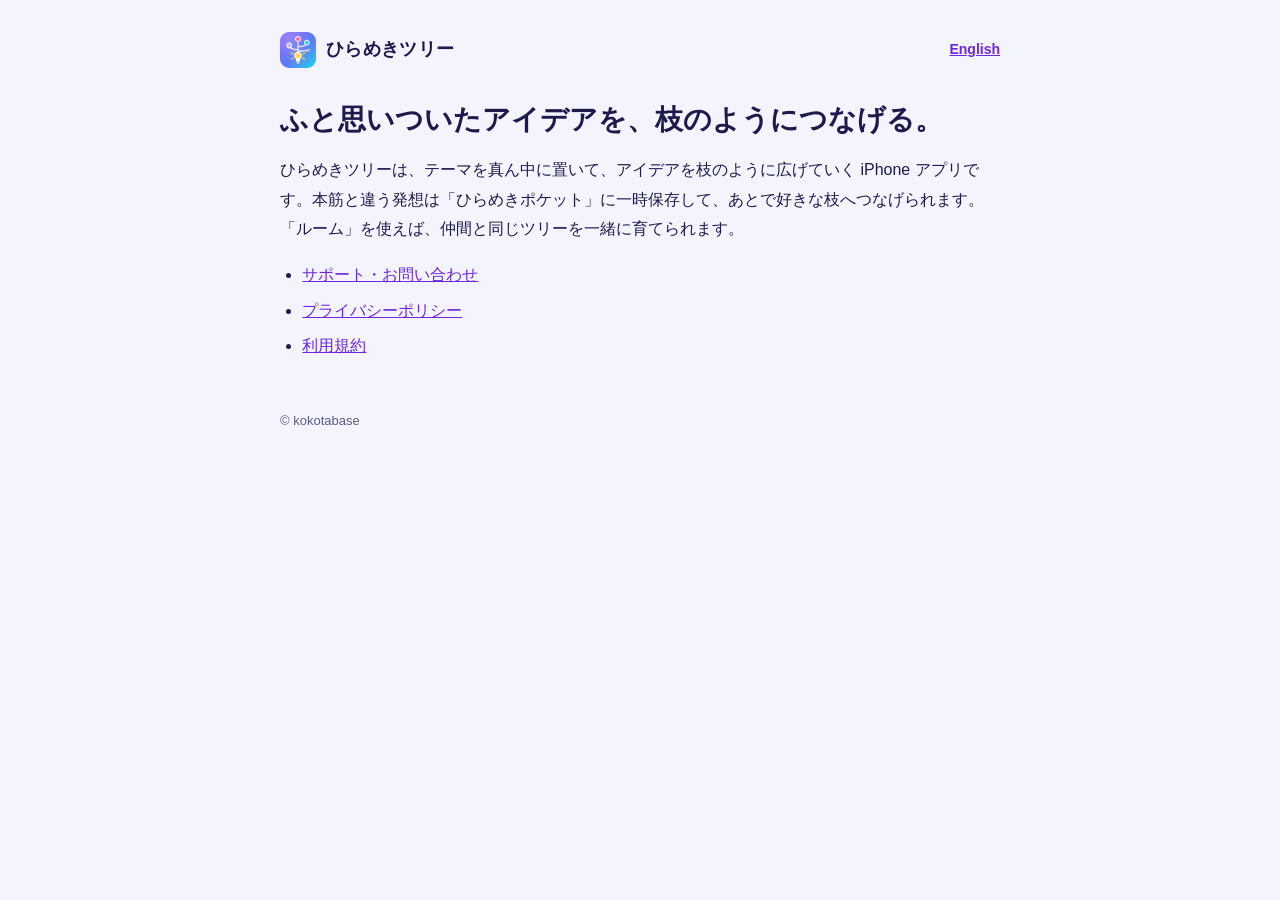
<file: index.html>
<!doctype html>
<html lang="ja"><head><meta charset="utf-8"><meta name="viewport" content="width=device-width,initial-scale=1">
<title>ひらめきツリー</title>
<meta name="description" content="テーマを真ん中に置いて、アイデアを枝のように広げていく iPhone アプリ。">
<link rel="icon" href="./icon.png">
<link rel="alternate" hreflang="en" href="https://kokotabase.github.io/hirameki-tree-support/en/">
<link rel="stylesheet" href="./style.css">
</head><body>
<header><img src="./icon.png" alt=""><a class="brand" href="./">ひらめきツリー</a><a class="lang" href="./en/" hreflang="en" lang="en">English</a></header>
<h1>ふと思いついたアイデアを、枝のようにつなげる。</h1>
<p>ひらめきツリーは、テーマを真ん中に置いて、アイデアを枝のように広げていく iPhone アプリです。本筋と違う発想は「ひらめきポケット」に一時保存して、あとで好きな枝へつなげられます。「ルーム」を使えば、仲間と同じツリーを一緒に育てられます。</p>
<ul class="links">
  <li><a href="./support/">サポート・お問い合わせ</a></li>
  <li><a href="./privacy/">プライバシーポリシー</a></li>
  <li><a href="./terms/">利用規約</a></li>
</ul>
<footer>© kokotabase</footer>
</body></html>
</file>
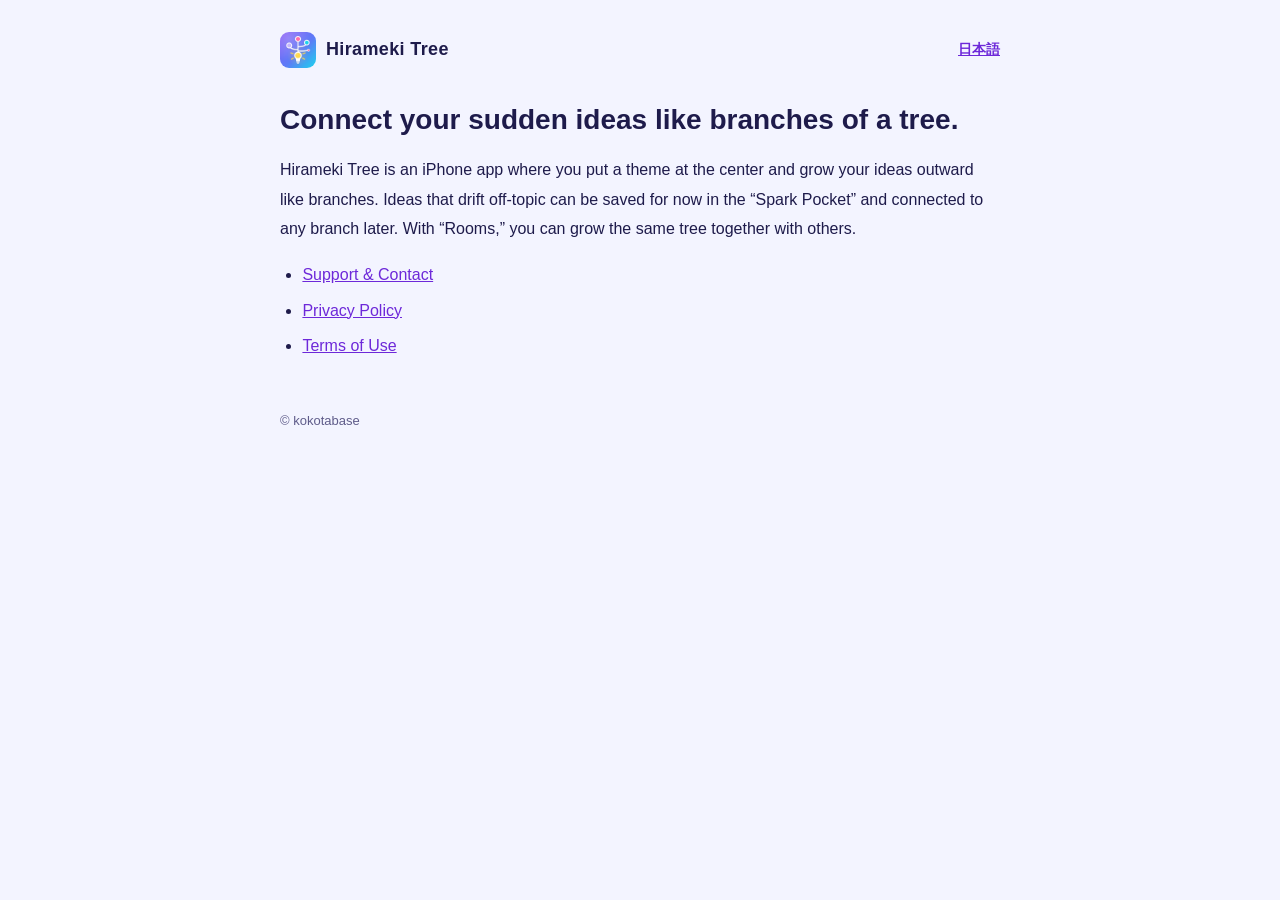
<file: en/index.html>
<!doctype html>
<html lang="en"><head><meta charset="utf-8"><meta name="viewport" content="width=device-width,initial-scale=1">
<title>Hirameki Tree</title>
<meta name="description" content="An iPhone app for putting a theme at the center and growing your ideas like branches.">
<link rel="icon" href="../icon.png">
<link rel="alternate" hreflang="ja" href="https://kokotabase.github.io/hirameki-tree-support/">
<link rel="stylesheet" href="../style.css">
</head><body>
<header><img src="../icon.png" alt=""><a class="brand" href="./">Hirameki Tree</a><a class="lang" href="../" hreflang="ja" lang="ja">日本語</a></header>
<h1>Connect your sudden ideas like branches of a tree.</h1>
<p>Hirameki Tree is an iPhone app where you put a theme at the center and grow your ideas outward like branches. Ideas that drift off-topic can be saved for now in the “Spark Pocket” and connected to any branch later. With “Rooms,” you can grow the same tree together with others.</p>
<ul class="links">
  <li><a href="./support/">Support &amp; Contact</a></li>
  <li><a href="./privacy/">Privacy Policy</a></li>
  <li><a href="./terms/">Terms of Use</a></li>
</ul>
<footer>© kokotabase</footer>
</body></html>
</file>
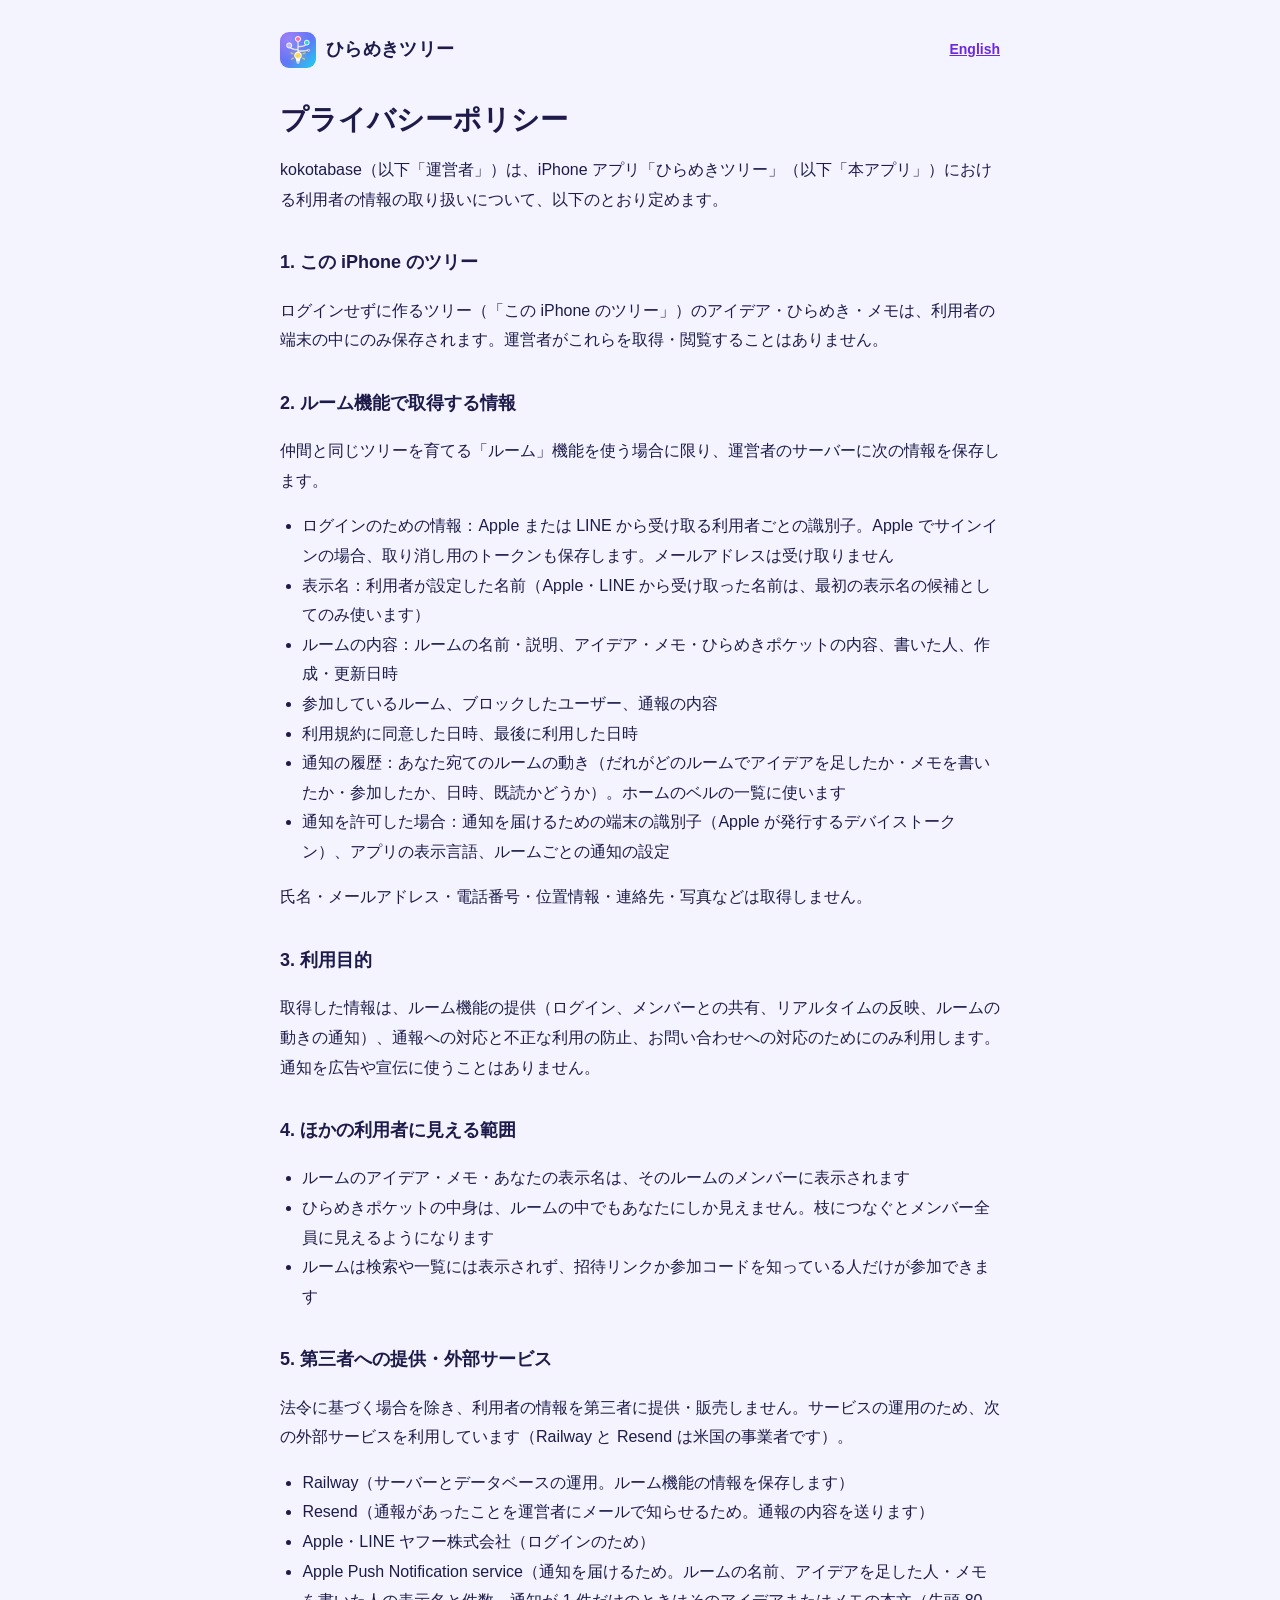
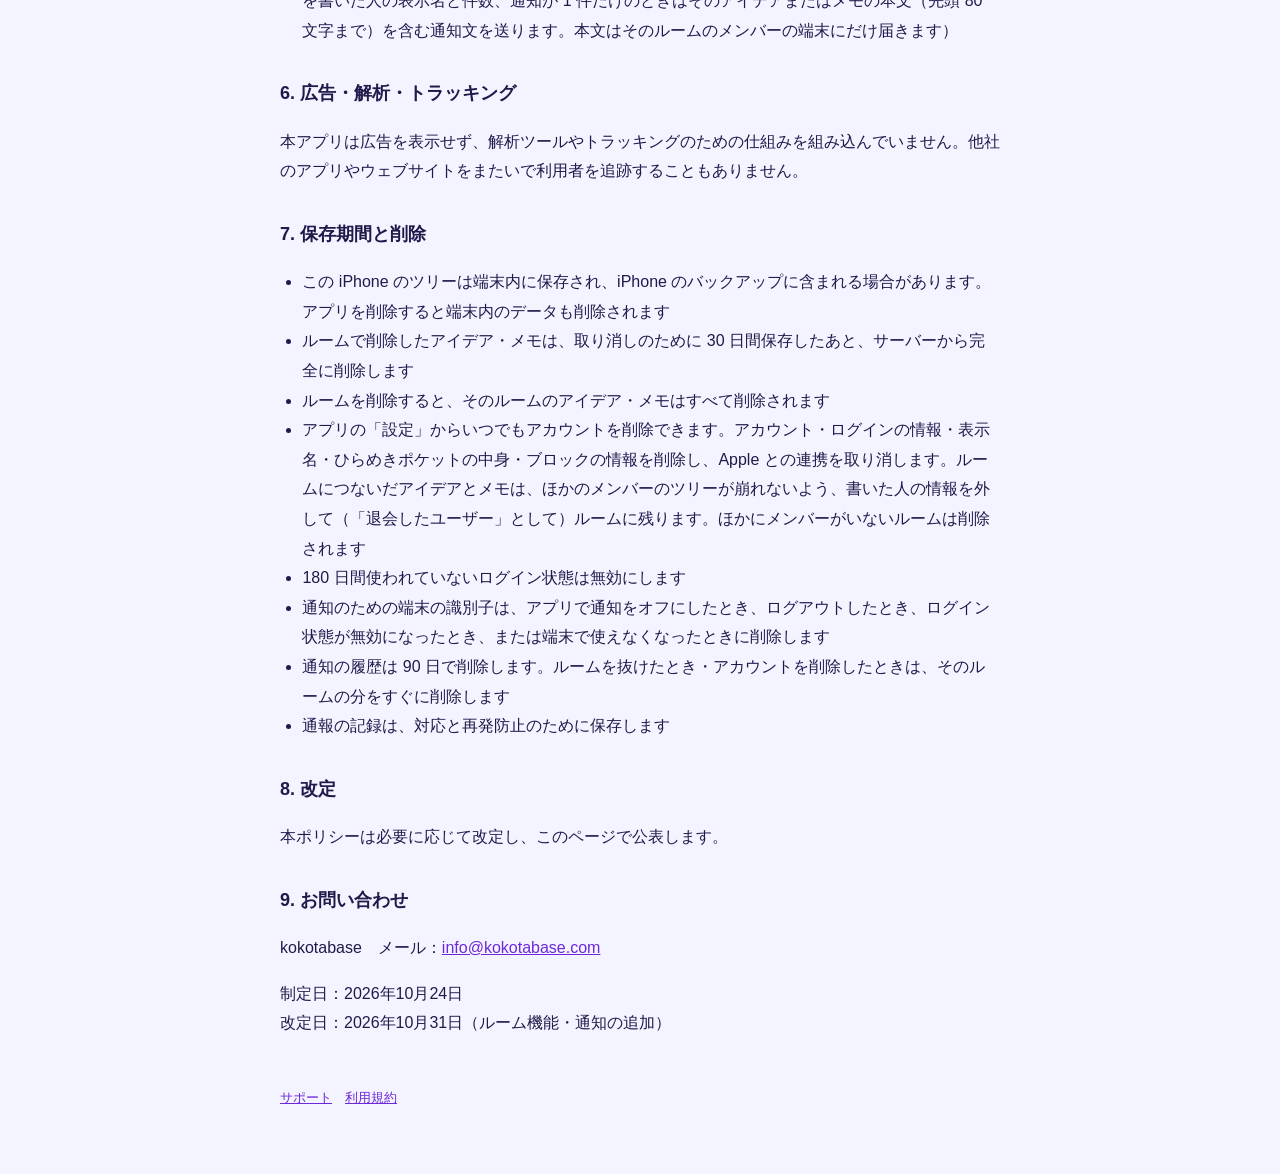
<file: privacy/index.html>
<!doctype html>
<html lang="ja"><head><meta charset="utf-8"><meta name="viewport" content="width=device-width,initial-scale=1">
<title>プライバシーポリシー | ひらめきツリー</title>
<link rel="icon" href="../icon.png">
<link rel="alternate" hreflang="en" href="https://kokotabase.github.io/hirameki-tree-support/en/privacy/">
<link rel="stylesheet" href="../style.css">
</head><body>
<header><img src="../icon.png" alt=""><a class="brand" href="../">ひらめきツリー</a><a class="lang" href="../en/privacy/" hreflang="en" lang="en">English</a></header>
<h1>プライバシーポリシー</h1>
<p>kokotabase（以下「運営者」）は、iPhone アプリ「ひらめきツリー」（以下「本アプリ」）における利用者の情報の取り扱いについて、以下のとおり定めます。</p>

<h2>1. この iPhone のツリー</h2>
<p>ログインせずに作るツリー（「この iPhone のツリー」）のアイデア・ひらめき・メモは、利用者の端末の中にのみ保存されます。運営者がこれらを取得・閲覧することはありません。</p>

<h2>2. ルーム機能で取得する情報</h2>
<p>仲間と同じツリーを育てる「ルーム」機能を使う場合に限り、運営者のサーバーに次の情報を保存します。</p>
<ul>
  <li>ログインのための情報：Apple または LINE から受け取る利用者ごとの識別子。Apple でサインインの場合、取り消し用のトークンも保存します。メールアドレスは受け取りません</li>
  <li>表示名：利用者が設定した名前（Apple・LINE から受け取った名前は、最初の表示名の候補としてのみ使います）</li>
  <li>ルームの内容：ルームの名前・説明、アイデア・メモ・ひらめきポケットの内容、書いた人、作成・更新日時</li>
  <li>参加しているルーム、ブロックしたユーザー、通報の内容</li>
  <li>利用規約に同意した日時、最後に利用した日時</li>
  <li>通知の履歴：あなた宛てのルームの動き（だれがどのルームでアイデアを足したか・メモを書いたか・参加したか、日時、既読かどうか）。ホームのベルの一覧に使います</li>
  <li>通知を許可した場合：通知を届けるための端末の識別子（Apple が発行するデバイストークン）、アプリの表示言語、ルームごとの通知の設定</li>
</ul>
<p>氏名・メールアドレス・電話番号・位置情報・連絡先・写真などは取得しません。</p>

<h2>3. 利用目的</h2>
<p>取得した情報は、ルーム機能の提供（ログイン、メンバーとの共有、リアルタイムの反映、ルームの動きの通知）、通報への対応と不正な利用の防止、お問い合わせへの対応のためにのみ利用します。通知を広告や宣伝に使うことはありません。</p>

<h2>4. ほかの利用者に見える範囲</h2>
<ul>
  <li>ルームのアイデア・メモ・あなたの表示名は、そのルームのメンバーに表示されます</li>
  <li>ひらめきポケットの中身は、ルームの中でもあなたにしか見えません。枝につなぐとメンバー全員に見えるようになります</li>
  <li>ルームは検索や一覧には表示されず、招待リンクか参加コードを知っている人だけが参加できます</li>
</ul>

<h2>5. 第三者への提供・外部サービス</h2>
<p>法令に基づく場合を除き、利用者の情報を第三者に提供・販売しません。サービスの運用のため、次の外部サービスを利用しています（Railway と Resend は米国の事業者です）。</p>
<ul>
  <li>Railway（サーバーとデータベースの運用。ルーム機能の情報を保存します）</li>
  <li>Resend（通報があったことを運営者にメールで知らせるため。通報の内容を送ります）</li>
  <li>Apple・LINE ヤフー株式会社（ログインのため）</li>
  <li>Apple Push Notification service（通知を届けるため。ルームの名前、アイデアを足した人・メモを書いた人の表示名と件数、通知が 1 件だけのときはそのアイデアまたはメモの本文（先頭 80 文字まで）を含む通知文を送ります。本文はそのルームのメンバーの端末にだけ届きます）</li>
</ul>

<h2>6. 広告・解析・トラッキング</h2>
<p>本アプリは広告を表示せず、解析ツールやトラッキングのための仕組みを組み込んでいません。他社のアプリやウェブサイトをまたいで利用者を追跡することもありません。</p>

<h2>7. 保存期間と削除</h2>
<ul>
  <li>この iPhone のツリーは端末内に保存され、iPhone のバックアップに含まれる場合があります。アプリを削除すると端末内のデータも削除されます</li>
  <li>ルームで削除したアイデア・メモは、取り消しのために 30 日間保存したあと、サーバーから完全に削除します</li>
  <li>ルームを削除すると、そのルームのアイデア・メモはすべて削除されます</li>
  <li>アプリの「設定」からいつでもアカウントを削除できます。アカウント・ログインの情報・表示名・ひらめきポケットの中身・ブロックの情報を削除し、Apple との連携を取り消します。ルームにつないだアイデアとメモは、ほかのメンバーのツリーが崩れないよう、書いた人の情報を外して（「退会したユーザー」として）ルームに残ります。ほかにメンバーがいないルームは削除されます</li>
  <li>180 日間使われていないログイン状態は無効にします</li>
  <li>通知のための端末の識別子は、アプリで通知をオフにしたとき、ログアウトしたとき、ログイン状態が無効になったとき、または端末で使えなくなったときに削除します</li>
  <li>通知の履歴は 90 日で削除します。ルームを抜けたとき・アカウントを削除したときは、そのルームの分をすぐに削除します</li>
  <li>通報の記録は、対応と再発防止のために保存します</li>
</ul>

<h2>8. 改定</h2>
<p>本ポリシーは必要に応じて改定し、このページで公表します。</p>

<h2>9. お問い合わせ</h2>
<p>kokotabase　メール：<a href="mailto:info@kokotabase.com">info@kokotabase.com</a></p>

<p>制定日：2026年10月24日<br>改定日：2026年10月31日（ルーム機能・通知の追加）</p>
<footer><a href="../support/">サポート</a>　<a href="../terms/">利用規約</a></footer>
</body></html>
</file>
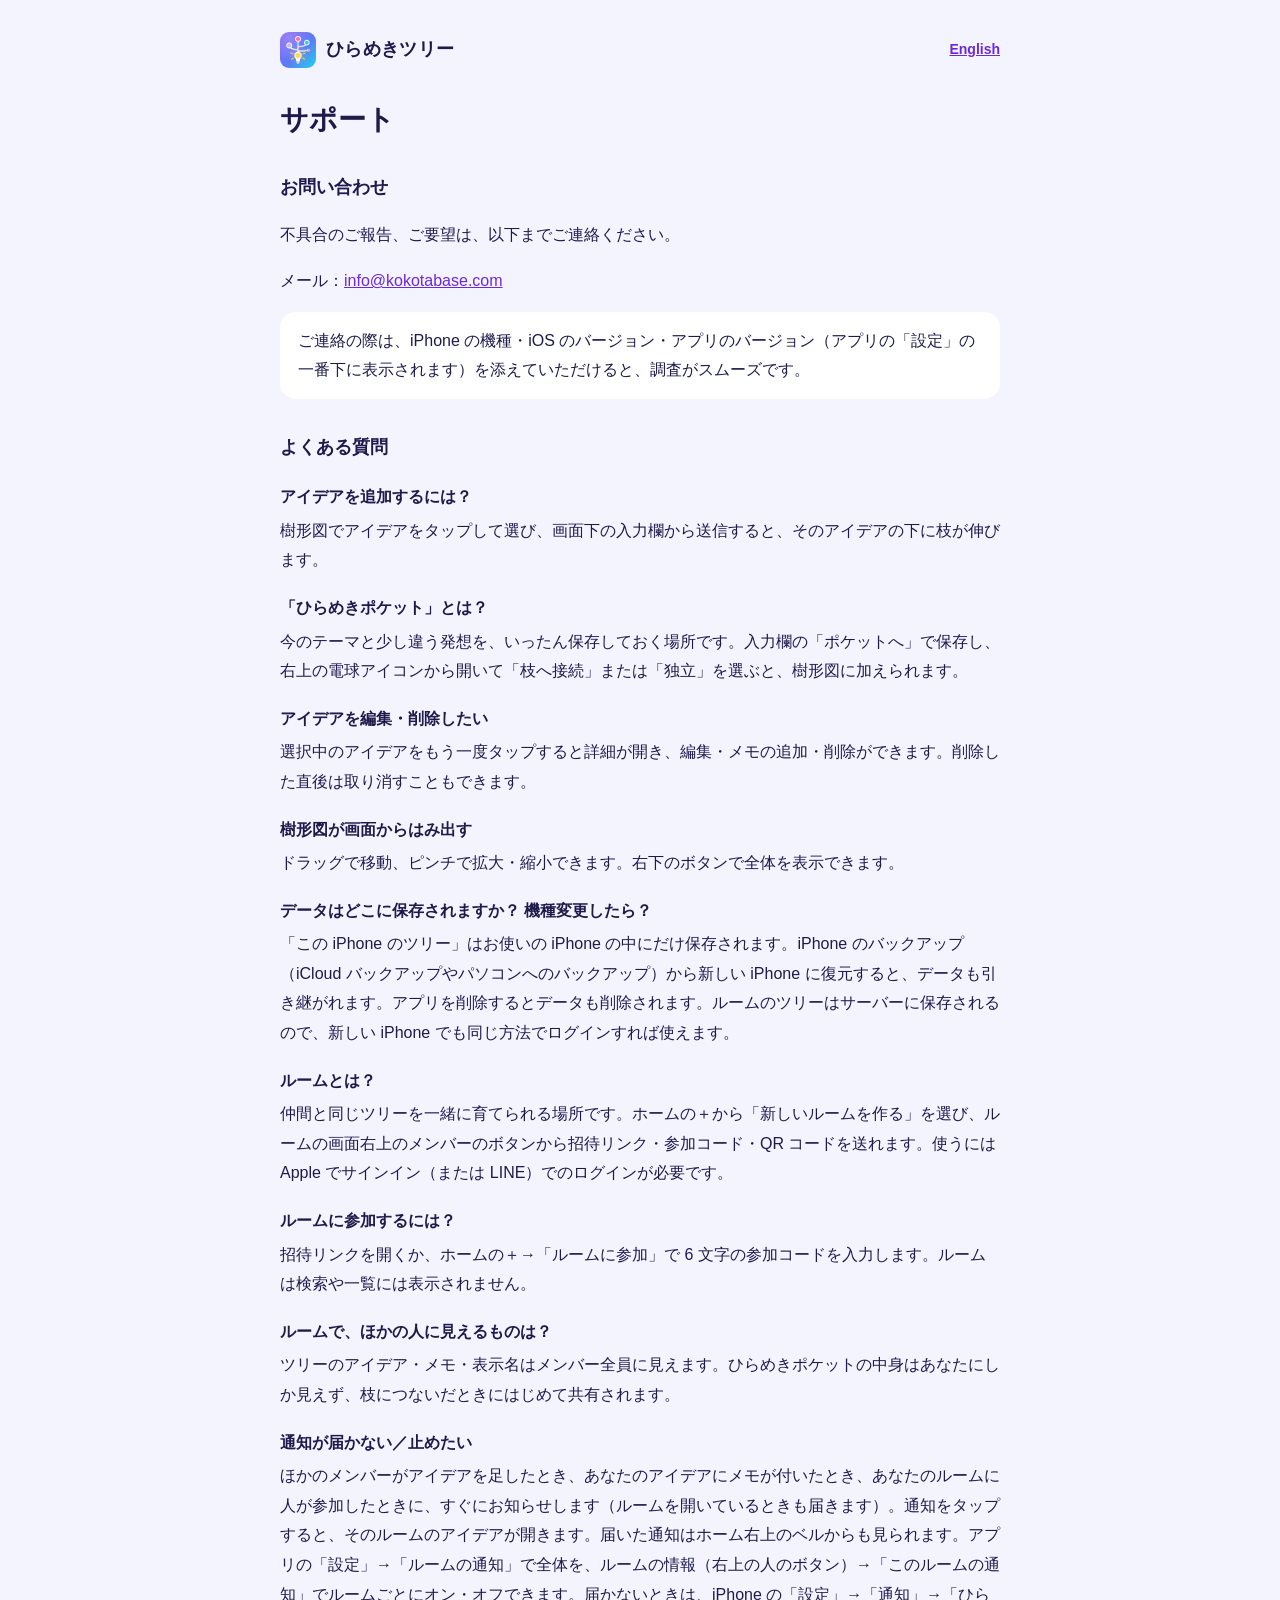
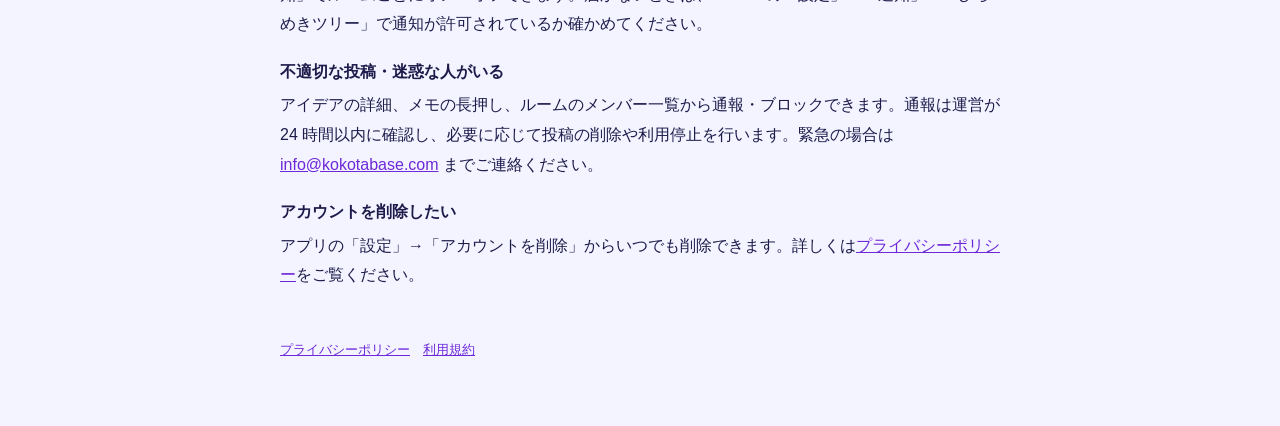
<file: support/index.html>
<!doctype html>
<html lang="ja"><head><meta charset="utf-8"><meta name="viewport" content="width=device-width,initial-scale=1">
<title>サポート | ひらめきツリー</title>
<link rel="icon" href="../icon.png">
<link rel="alternate" hreflang="en" href="https://kokotabase.github.io/hirameki-tree-support/en/support/">
<link rel="stylesheet" href="../style.css">
</head><body>
<header><img src="../icon.png" alt=""><a class="brand" href="../">ひらめきツリー</a><a class="lang" href="../en/support/" hreflang="en" lang="en">English</a></header>
<h1>サポート</h1>

<h2>お問い合わせ</h2>
<p>不具合のご報告、ご要望は、以下までご連絡ください。</p>
<p>メール：<a href="mailto:info@kokotabase.com">info@kokotabase.com</a></p>
<p class="note">ご連絡の際は、iPhone の機種・iOS のバージョン・アプリのバージョン（アプリの「設定」の一番下に表示されます）を添えていただけると、調査がスムーズです。</p>

<h2>よくある質問</h2>
<dl>
  <dt>アイデアを追加するには？</dt>
  <dd>樹形図でアイデアをタップして選び、画面下の入力欄から送信すると、そのアイデアの下に枝が伸びます。</dd>

  <dt>「ひらめきポケット」とは？</dt>
  <dd>今のテーマと少し違う発想を、いったん保存しておく場所です。入力欄の「ポケットへ」で保存し、右上の電球アイコンから開いて「枝へ接続」または「独立」を選ぶと、樹形図に加えられます。</dd>

  <dt>アイデアを編集・削除したい</dt>
  <dd>選択中のアイデアをもう一度タップすると詳細が開き、編集・メモの追加・削除ができます。削除した直後は取り消すこともできます。</dd>

  <dt>樹形図が画面からはみ出す</dt>
  <dd>ドラッグで移動、ピンチで拡大・縮小できます。右下のボタンで全体を表示できます。</dd>

  <dt>データはどこに保存されますか？ 機種変更したら？</dt>
  <dd>「この iPhone のツリー」はお使いの iPhone の中にだけ保存されます。iPhone のバックアップ（iCloud バックアップやパソコンへのバックアップ）から新しい iPhone に復元すると、データも引き継がれます。アプリを削除するとデータも削除されます。ルームのツリーはサーバーに保存されるので、新しい iPhone でも同じ方法でログインすれば使えます。</dd>

  <dt>ルームとは？</dt>
  <dd>仲間と同じツリーを一緒に育てられる場所です。ホームの＋から「新しいルームを作る」を選び、ルームの画面右上のメンバーのボタンから招待リンク・参加コード・QR コードを送れます。使うには Apple でサインイン（または LINE）でのログインが必要です。</dd>

  <dt>ルームに参加するには？</dt>
  <dd>招待リンクを開くか、ホームの＋→「ルームに参加」で 6 文字の参加コードを入力します。ルームは検索や一覧には表示されません。</dd>

  <dt>ルームで、ほかの人に見えるものは？</dt>
  <dd>ツリーのアイデア・メモ・表示名はメンバー全員に見えます。ひらめきポケットの中身はあなたにしか見えず、枝につないだときにはじめて共有されます。</dd>

  <dt>通知が届かない／止めたい</dt>
  <dd>ほかのメンバーがアイデアを足したとき、あなたのアイデアにメモが付いたとき、あなたのルームに人が参加したときに、すぐにお知らせします（ルームを開いているときも届きます）。通知をタップすると、そのルームのアイデアが開きます。届いた通知はホーム右上のベルからも見られます。アプリの「設定」→「ルームの通知」で全体を、ルームの情報（右上の人のボタン）→「このルームの通知」でルームごとにオン・オフできます。届かないときは、iPhone の「設定」→「通知」→「ひらめきツリー」で通知が許可されているか確かめてください。</dd>

  <dt>不適切な投稿・迷惑な人がいる</dt>
  <dd>アイデアの詳細、メモの長押し、ルームのメンバー一覧から通報・ブロックできます。通報は運営が 24 時間以内に確認し、必要に応じて投稿の削除や利用停止を行います。緊急の場合は <a href="mailto:info@kokotabase.com">info@kokotabase.com</a> までご連絡ください。</dd>

  <dt>アカウントを削除したい</dt>
  <dd>アプリの「設定」→「アカウントを削除」からいつでも削除できます。詳しくは<a href="../privacy/">プライバシーポリシー</a>をご覧ください。</dd>
</dl>

<footer><a href="../privacy/">プライバシーポリシー</a>　<a href="../terms/">利用規約</a></footer>
</body></html>
</file>
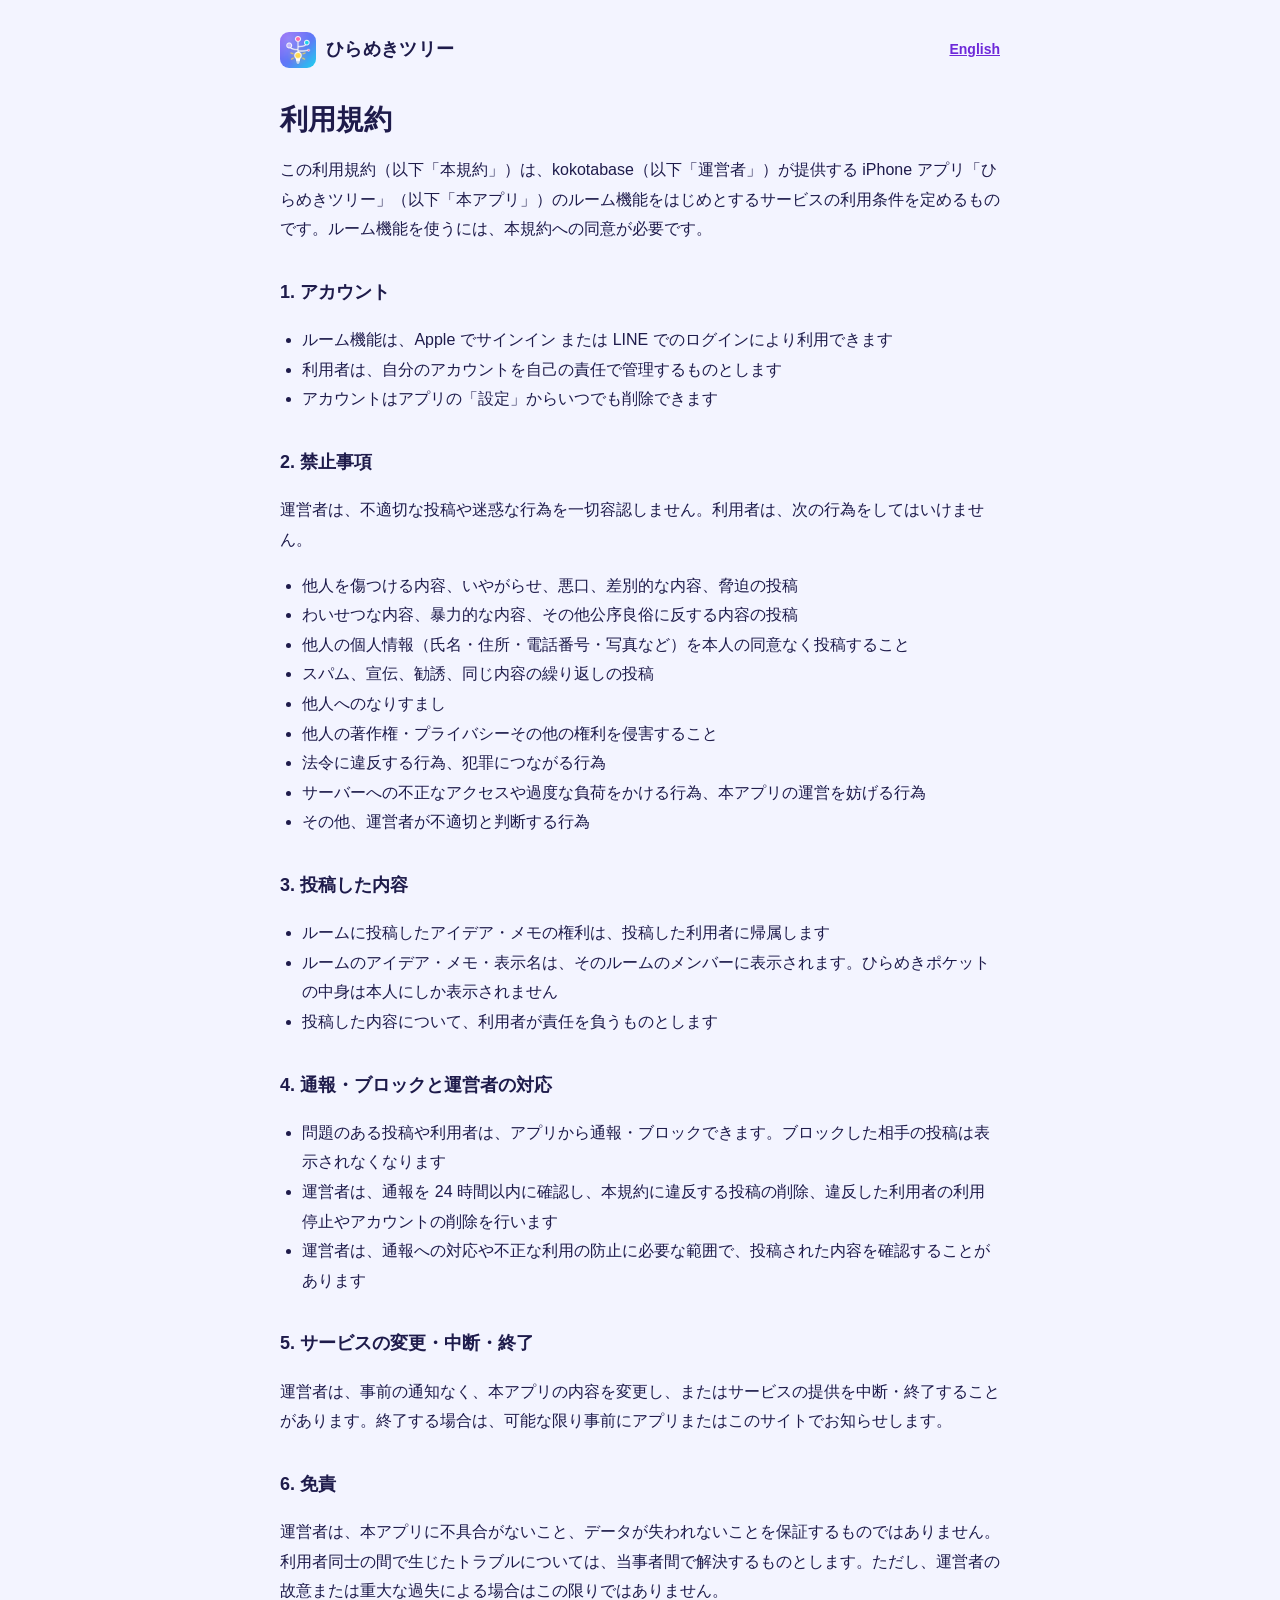
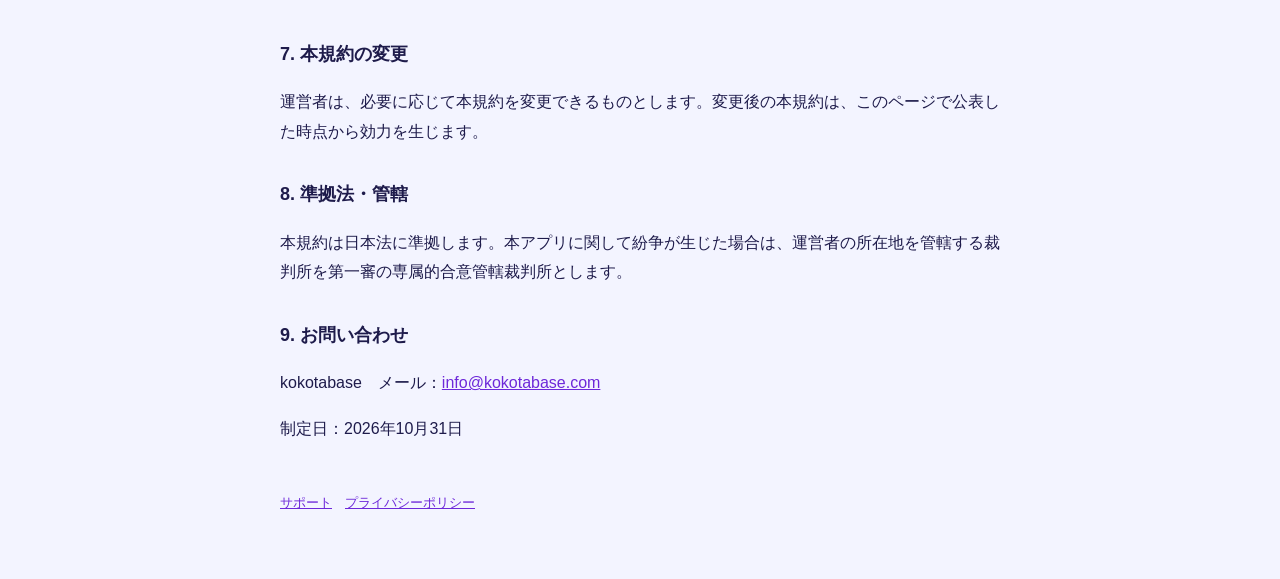
<file: terms/index.html>
<!doctype html>
<html lang="ja"><head><meta charset="utf-8"><meta name="viewport" content="width=device-width,initial-scale=1">
<title>利用規約 | ひらめきツリー</title>
<link rel="icon" href="../icon.png">
<link rel="alternate" hreflang="en" href="https://kokotabase.github.io/hirameki-tree-support/en/terms/">
<link rel="stylesheet" href="../style.css">
</head><body>
<header><img src="../icon.png" alt=""><a class="brand" href="../">ひらめきツリー</a><a class="lang" href="../en/terms/" hreflang="en" lang="en">English</a></header>
<h1>利用規約</h1>
<p>この利用規約（以下「本規約」）は、kokotabase（以下「運営者」）が提供する iPhone アプリ「ひらめきツリー」（以下「本アプリ」）のルーム機能をはじめとするサービスの利用条件を定めるものです。ルーム機能を使うには、本規約への同意が必要です。</p>

<h2>1. アカウント</h2>
<ul>
  <li>ルーム機能は、Apple でサインイン または LINE でのログインにより利用できます</li>
  <li>利用者は、自分のアカウントを自己の責任で管理するものとします</li>
  <li>アカウントはアプリの「設定」からいつでも削除できます</li>
</ul>

<h2>2. 禁止事項</h2>
<p>運営者は、不適切な投稿や迷惑な行為を一切容認しません。利用者は、次の行為をしてはいけません。</p>
<ul>
  <li>他人を傷つける内容、いやがらせ、悪口、差別的な内容、脅迫の投稿</li>
  <li>わいせつな内容、暴力的な内容、その他公序良俗に反する内容の投稿</li>
  <li>他人の個人情報（氏名・住所・電話番号・写真など）を本人の同意なく投稿すること</li>
  <li>スパム、宣伝、勧誘、同じ内容の繰り返しの投稿</li>
  <li>他人へのなりすまし</li>
  <li>他人の著作権・プライバシーその他の権利を侵害すること</li>
  <li>法令に違反する行為、犯罪につながる行為</li>
  <li>サーバーへの不正なアクセスや過度な負荷をかける行為、本アプリの運営を妨げる行為</li>
  <li>その他、運営者が不適切と判断する行為</li>
</ul>

<h2>3. 投稿した内容</h2>
<ul>
  <li>ルームに投稿したアイデア・メモの権利は、投稿した利用者に帰属します</li>
  <li>ルームのアイデア・メモ・表示名は、そのルームのメンバーに表示されます。ひらめきポケットの中身は本人にしか表示されません</li>
  <li>投稿した内容について、利用者が責任を負うものとします</li>
</ul>

<h2>4. 通報・ブロックと運営者の対応</h2>
<ul>
  <li>問題のある投稿や利用者は、アプリから通報・ブロックできます。ブロックした相手の投稿は表示されなくなります</li>
  <li>運営者は、通報を 24 時間以内に確認し、本規約に違反する投稿の削除、違反した利用者の利用停止やアカウントの削除を行います</li>
  <li>運営者は、通報への対応や不正な利用の防止に必要な範囲で、投稿された内容を確認することがあります</li>
</ul>

<h2>5. サービスの変更・中断・終了</h2>
<p>運営者は、事前の通知なく、本アプリの内容を変更し、またはサービスの提供を中断・終了することがあります。終了する場合は、可能な限り事前にアプリまたはこのサイトでお知らせします。</p>

<h2>6. 免責</h2>
<p>運営者は、本アプリに不具合がないこと、データが失われないことを保証するものではありません。利用者同士の間で生じたトラブルについては、当事者間で解決するものとします。ただし、運営者の故意または重大な過失による場合はこの限りではありません。</p>

<h2>7. 本規約の変更</h2>
<p>運営者は、必要に応じて本規約を変更できるものとします。変更後の本規約は、このページで公表した時点から効力を生じます。</p>

<h2>8. 準拠法・管轄</h2>
<p>本規約は日本法に準拠します。本アプリに関して紛争が生じた場合は、運営者の所在地を管轄する裁判所を第一審の専属的合意管轄裁判所とします。</p>

<h2>9. お問い合わせ</h2>
<p>kokotabase　メール：<a href="mailto:info@kokotabase.com">info@kokotabase.com</a></p>

<p>制定日：2026年10月31日</p>
<footer><a href="../support/">サポート</a>　<a href="../privacy/">プライバシーポリシー</a></footer>
</body></html>
</file>
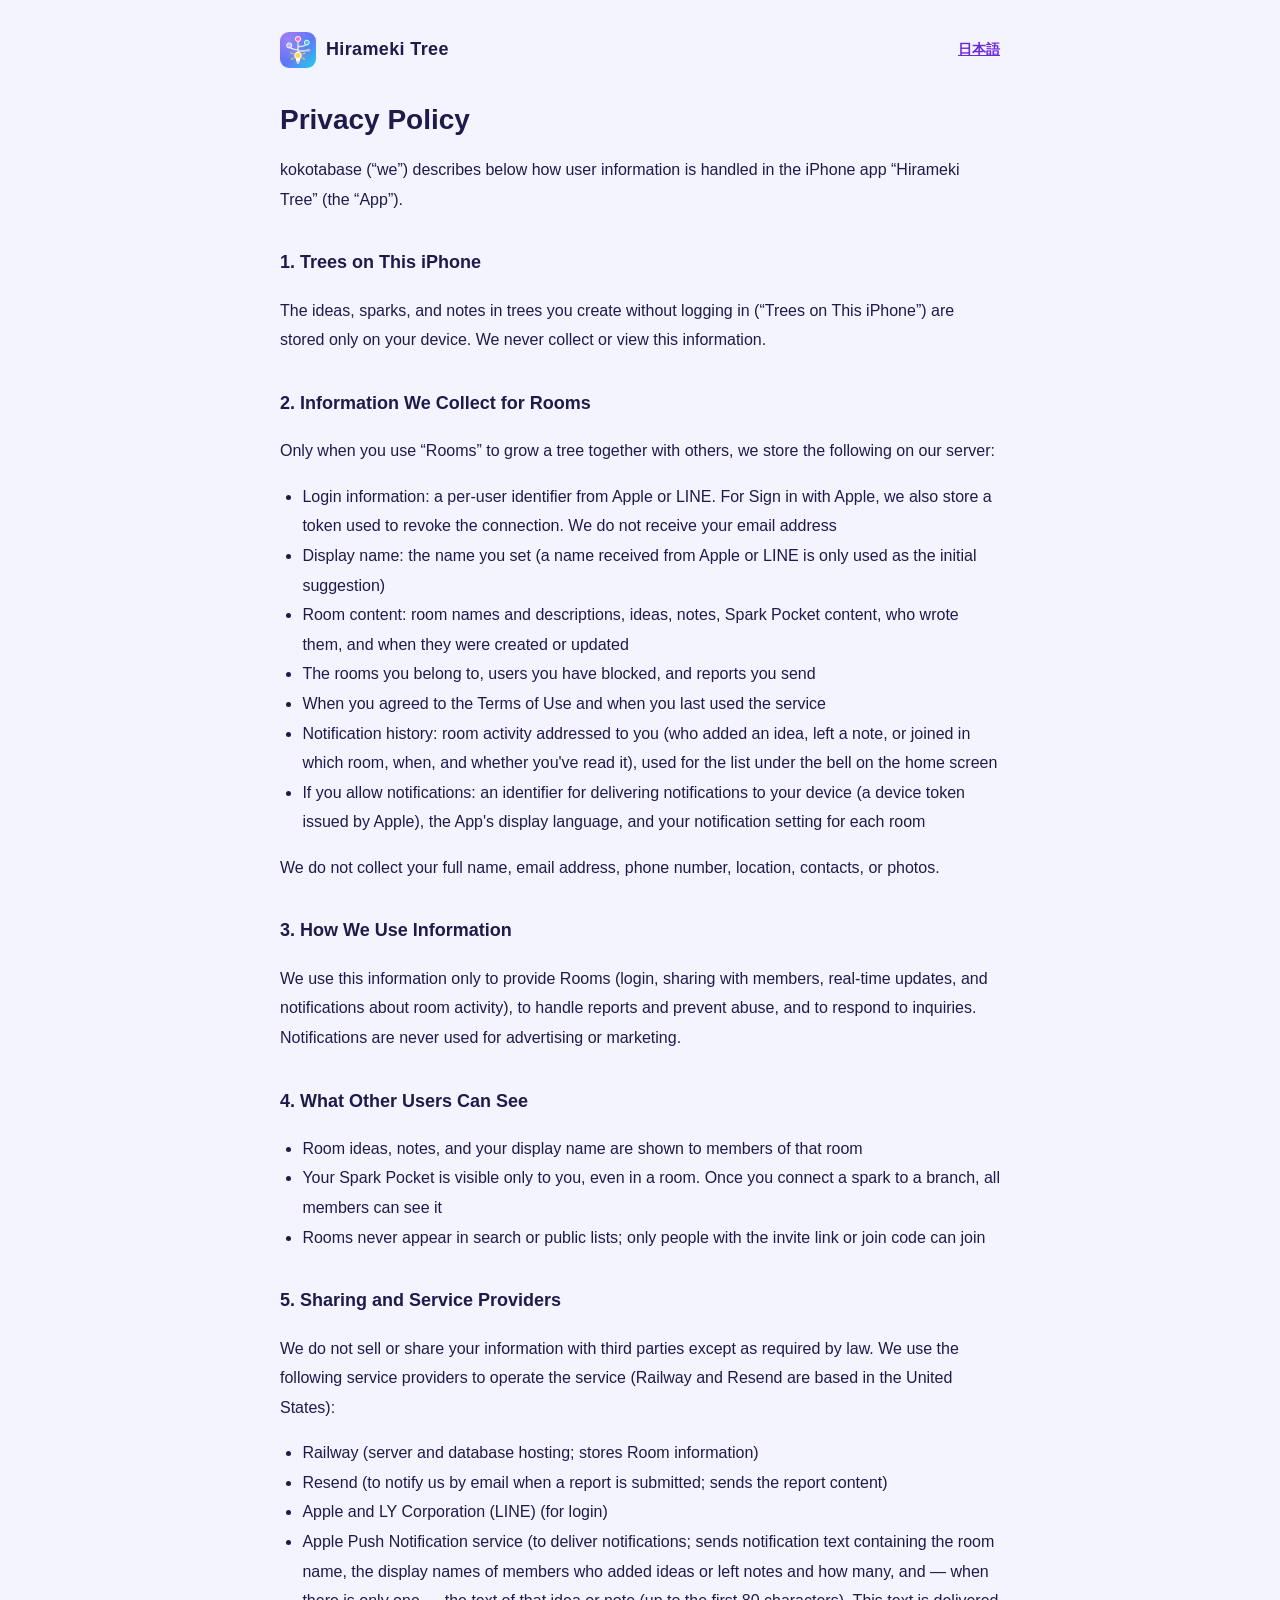
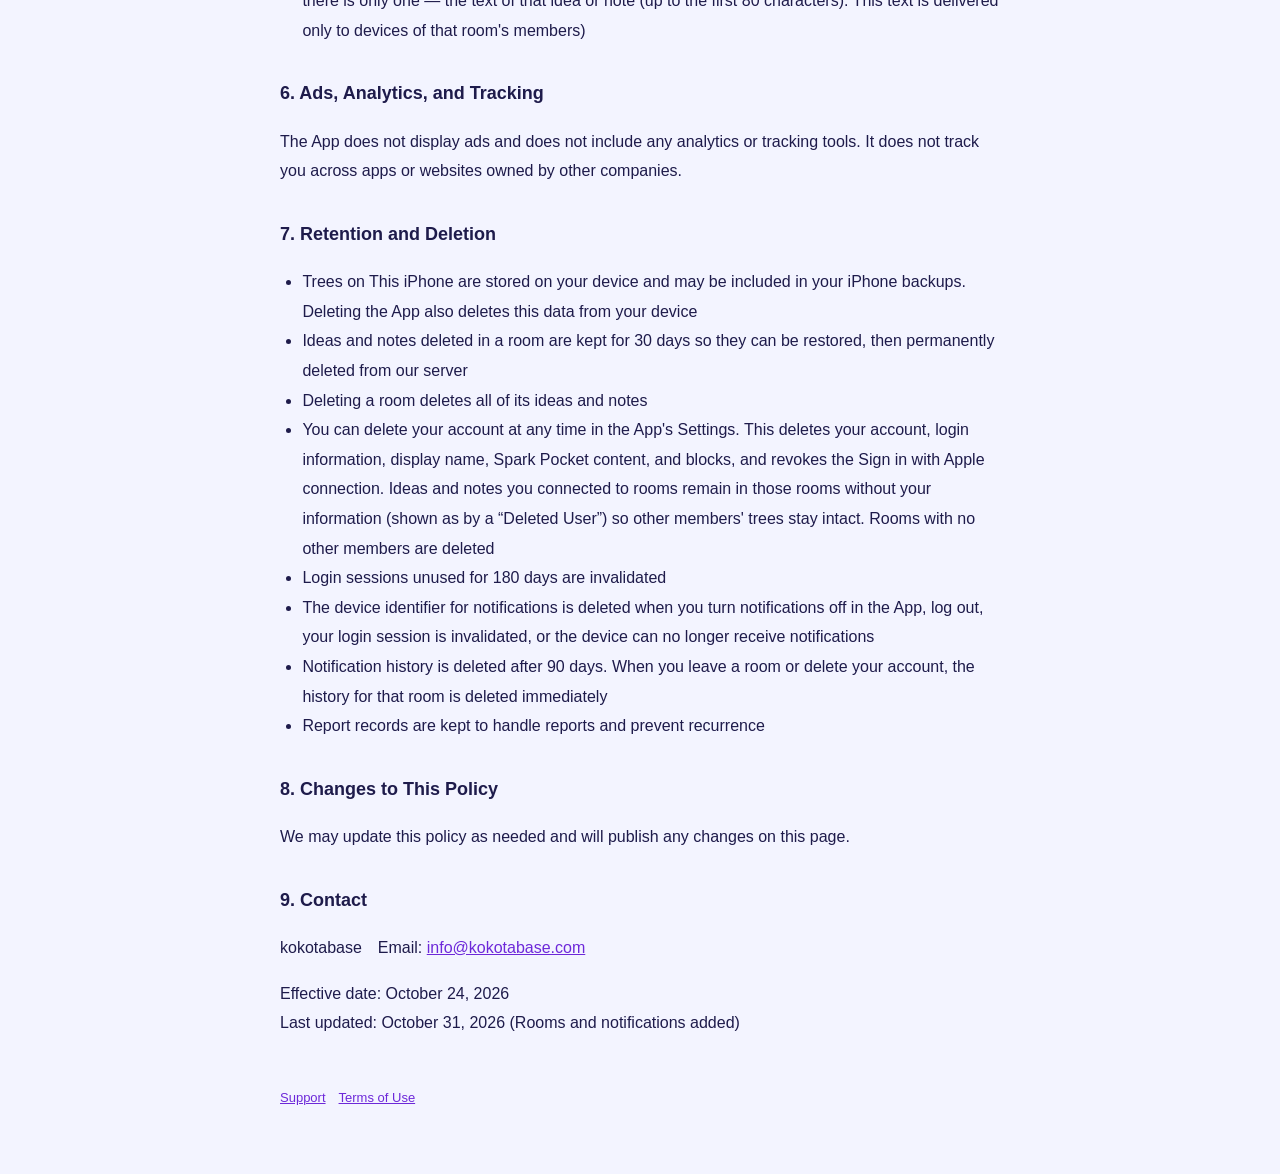
<file: en/privacy/index.html>
<!doctype html>
<html lang="en"><head><meta charset="utf-8"><meta name="viewport" content="width=device-width,initial-scale=1">
<title>Privacy Policy | Hirameki Tree</title>
<link rel="icon" href="../../icon.png">
<link rel="alternate" hreflang="ja" href="https://kokotabase.github.io/hirameki-tree-support/privacy/">
<link rel="stylesheet" href="../../style.css">
</head><body>
<header><img src="../../icon.png" alt=""><a class="brand" href="../">Hirameki Tree</a><a class="lang" href="../../privacy/" hreflang="ja" lang="ja">日本語</a></header>
<h1>Privacy Policy</h1>
<p>kokotabase (“we”) describes below how user information is handled in the iPhone app “Hirameki Tree” (the “App”).</p>

<h2>1. Trees on This iPhone</h2>
<p>The ideas, sparks, and notes in trees you create without logging in (“Trees on This iPhone”) are stored only on your device. We never collect or view this information.</p>

<h2>2. Information We Collect for Rooms</h2>
<p>Only when you use “Rooms” to grow a tree together with others, we store the following on our server:</p>
<ul>
  <li>Login information: a per-user identifier from Apple or LINE. For Sign in with Apple, we also store a token used to revoke the connection. We do not receive your email address</li>
  <li>Display name: the name you set (a name received from Apple or LINE is only used as the initial suggestion)</li>
  <li>Room content: room names and descriptions, ideas, notes, Spark Pocket content, who wrote them, and when they were created or updated</li>
  <li>The rooms you belong to, users you have blocked, and reports you send</li>
  <li>When you agreed to the Terms of Use and when you last used the service</li>
  <li>Notification history: room activity addressed to you (who added an idea, left a note, or joined in which room, when, and whether you've read it), used for the list under the bell on the home screen</li>
  <li>If you allow notifications: an identifier for delivering notifications to your device (a device token issued by Apple), the App's display language, and your notification setting for each room</li>
</ul>
<p>We do not collect your full name, email address, phone number, location, contacts, or photos.</p>

<h2>3. How We Use Information</h2>
<p>We use this information only to provide Rooms (login, sharing with members, real-time updates, and notifications about room activity), to handle reports and prevent abuse, and to respond to inquiries. Notifications are never used for advertising or marketing.</p>

<h2>4. What Other Users Can See</h2>
<ul>
  <li>Room ideas, notes, and your display name are shown to members of that room</li>
  <li>Your Spark Pocket is visible only to you, even in a room. Once you connect a spark to a branch, all members can see it</li>
  <li>Rooms never appear in search or public lists; only people with the invite link or join code can join</li>
</ul>

<h2>5. Sharing and Service Providers</h2>
<p>We do not sell or share your information with third parties except as required by law. We use the following service providers to operate the service (Railway and Resend are based in the United States):</p>
<ul>
  <li>Railway (server and database hosting; stores Room information)</li>
  <li>Resend (to notify us by email when a report is submitted; sends the report content)</li>
  <li>Apple and LY Corporation (LINE) (for login)</li>
  <li>Apple Push Notification service (to deliver notifications; sends notification text containing the room name, the display names of members who added ideas or left notes and how many, and — when there is only one — the text of that idea or note (up to the first 80 characters). This text is delivered only to devices of that room's members)</li>
</ul>

<h2>6. Ads, Analytics, and Tracking</h2>
<p>The App does not display ads and does not include any analytics or tracking tools. It does not track you across apps or websites owned by other companies.</p>

<h2>7. Retention and Deletion</h2>
<ul>
  <li>Trees on This iPhone are stored on your device and may be included in your iPhone backups. Deleting the App also deletes this data from your device</li>
  <li>Ideas and notes deleted in a room are kept for 30 days so they can be restored, then permanently deleted from our server</li>
  <li>Deleting a room deletes all of its ideas and notes</li>
  <li>You can delete your account at any time in the App's Settings. This deletes your account, login information, display name, Spark Pocket content, and blocks, and revokes the Sign in with Apple connection. Ideas and notes you connected to rooms remain in those rooms without your information (shown as by a “Deleted User”) so other members' trees stay intact. Rooms with no other members are deleted</li>
  <li>Login sessions unused for 180 days are invalidated</li>
  <li>The device identifier for notifications is deleted when you turn notifications off in the App, log out, your login session is invalidated, or the device can no longer receive notifications</li>
  <li>Notification history is deleted after 90 days. When you leave a room or delete your account, the history for that room is deleted immediately</li>
  <li>Report records are kept to handle reports and prevent recurrence</li>
</ul>

<h2>8. Changes to This Policy</h2>
<p>We may update this policy as needed and will publish any changes on this page.</p>

<h2>9. Contact</h2>
<p>kokotabase　Email: <a href="mailto:info@kokotabase.com">info@kokotabase.com</a></p>

<p>Effective date: October 24, 2026<br>Last updated: October 31, 2026 (Rooms and notifications added)</p>
<footer><a href="../support/">Support</a>　<a href="../terms/">Terms of Use</a></footer>
</body></html>
</file>
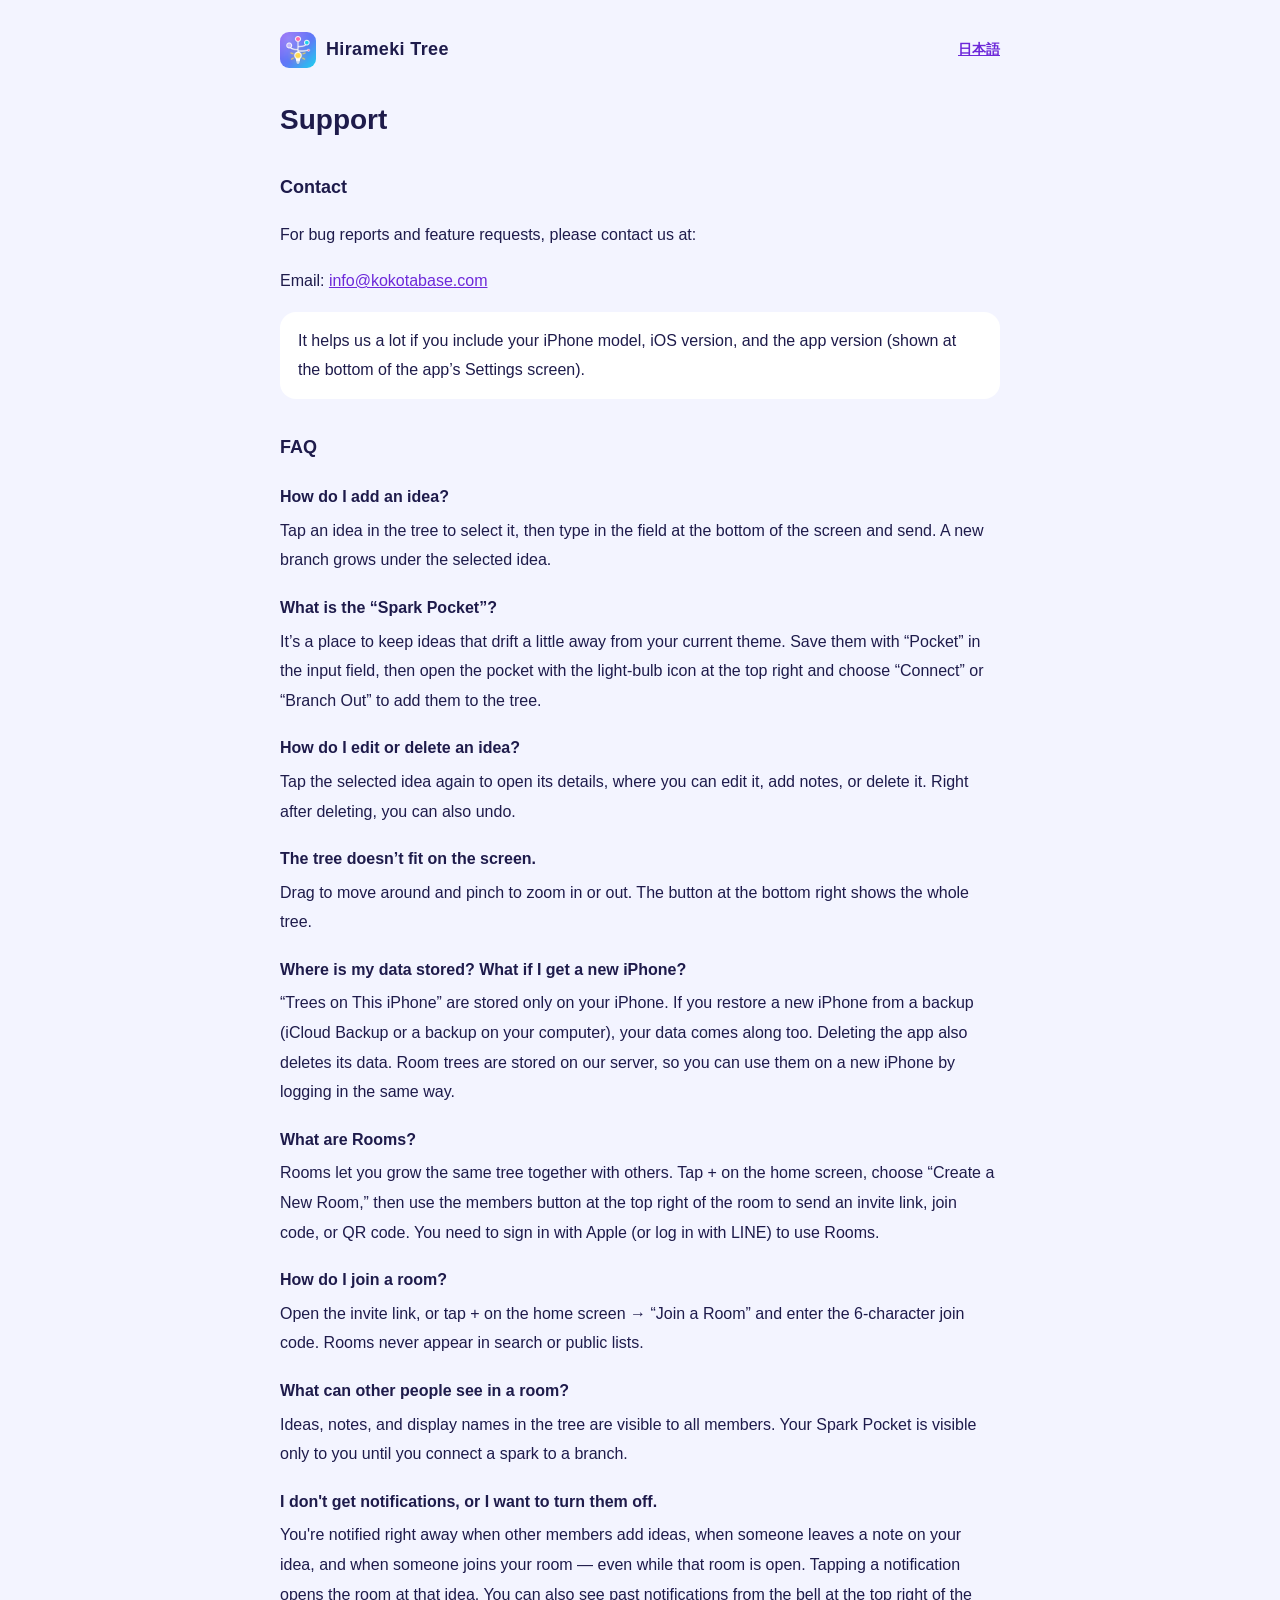
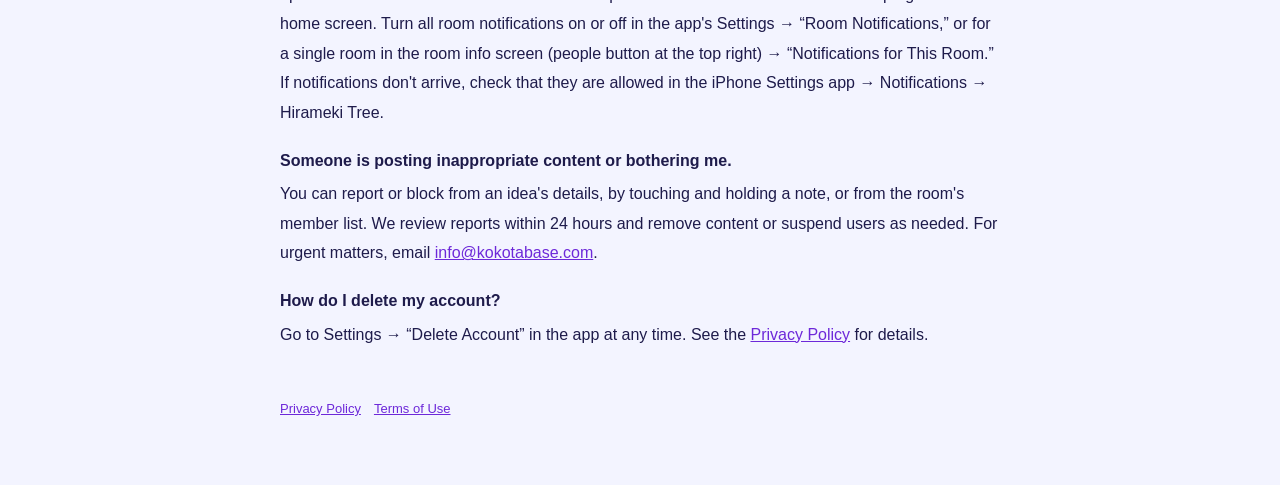
<file: en/support/index.html>
<!doctype html>
<html lang="en"><head><meta charset="utf-8"><meta name="viewport" content="width=device-width,initial-scale=1">
<title>Support | Hirameki Tree</title>
<link rel="icon" href="../../icon.png">
<link rel="alternate" hreflang="ja" href="https://kokotabase.github.io/hirameki-tree-support/support/">
<link rel="stylesheet" href="../../style.css">
</head><body>
<header><img src="../../icon.png" alt=""><a class="brand" href="../">Hirameki Tree</a><a class="lang" href="../../support/" hreflang="ja" lang="ja">日本語</a></header>
<h1>Support</h1>

<h2>Contact</h2>
<p>For bug reports and feature requests, please contact us at:</p>
<p>Email: <a href="mailto:info@kokotabase.com">info@kokotabase.com</a></p>
<p class="note">It helps us a lot if you include your iPhone model, iOS version, and the app version (shown at the bottom of the app’s Settings screen).</p>

<h2>FAQ</h2>
<dl>
  <dt>How do I add an idea?</dt>
  <dd>Tap an idea in the tree to select it, then type in the field at the bottom of the screen and send. A new branch grows under the selected idea.</dd>

  <dt>What is the “Spark Pocket”?</dt>
  <dd>It’s a place to keep ideas that drift a little away from your current theme. Save them with “Pocket” in the input field, then open the pocket with the light-bulb icon at the top right and choose “Connect” or “Branch Out” to add them to the tree.</dd>

  <dt>How do I edit or delete an idea?</dt>
  <dd>Tap the selected idea again to open its details, where you can edit it, add notes, or delete it. Right after deleting, you can also undo.</dd>

  <dt>The tree doesn’t fit on the screen.</dt>
  <dd>Drag to move around and pinch to zoom in or out. The button at the bottom right shows the whole tree.</dd>

  <dt>Where is my data stored? What if I get a new iPhone?</dt>
  <dd>“Trees on This iPhone” are stored only on your iPhone. If you restore a new iPhone from a backup (iCloud Backup or a backup on your computer), your data comes along too. Deleting the app also deletes its data. Room trees are stored on our server, so you can use them on a new iPhone by logging in the same way.</dd>

  <dt>What are Rooms?</dt>
  <dd>Rooms let you grow the same tree together with others. Tap + on the home screen, choose “Create a New Room,” then use the members button at the top right of the room to send an invite link, join code, or QR code. You need to sign in with Apple (or log in with LINE) to use Rooms.</dd>

  <dt>How do I join a room?</dt>
  <dd>Open the invite link, or tap + on the home screen → “Join a Room” and enter the 6-character join code. Rooms never appear in search or public lists.</dd>

  <dt>What can other people see in a room?</dt>
  <dd>Ideas, notes, and display names in the tree are visible to all members. Your Spark Pocket is visible only to you until you connect a spark to a branch.</dd>

  <dt>I don't get notifications, or I want to turn them off.</dt>
  <dd>You're notified right away when other members add ideas, when someone leaves a note on your idea, and when someone joins your room — even while that room is open. Tapping a notification opens the room at that idea. You can also see past notifications from the bell at the top right of the home screen. Turn all room notifications on or off in the app's Settings → “Room Notifications,” or for a single room in the room info screen (people button at the top right) → “Notifications for This Room.” If notifications don't arrive, check that they are allowed in the iPhone Settings app → Notifications → Hirameki Tree.</dd>

  <dt>Someone is posting inappropriate content or bothering me.</dt>
  <dd>You can report or block from an idea's details, by touching and holding a note, or from the room's member list. We review reports within 24 hours and remove content or suspend users as needed. For urgent matters, email <a href="mailto:info@kokotabase.com">info@kokotabase.com</a>.</dd>

  <dt>How do I delete my account?</dt>
  <dd>Go to Settings → “Delete Account” in the app at any time. See the <a href="../privacy/">Privacy Policy</a> for details.</dd>
</dl>

<footer><a href="../privacy/">Privacy Policy</a>　<a href="../terms/">Terms of Use</a></footer>
</body></html>
</file>
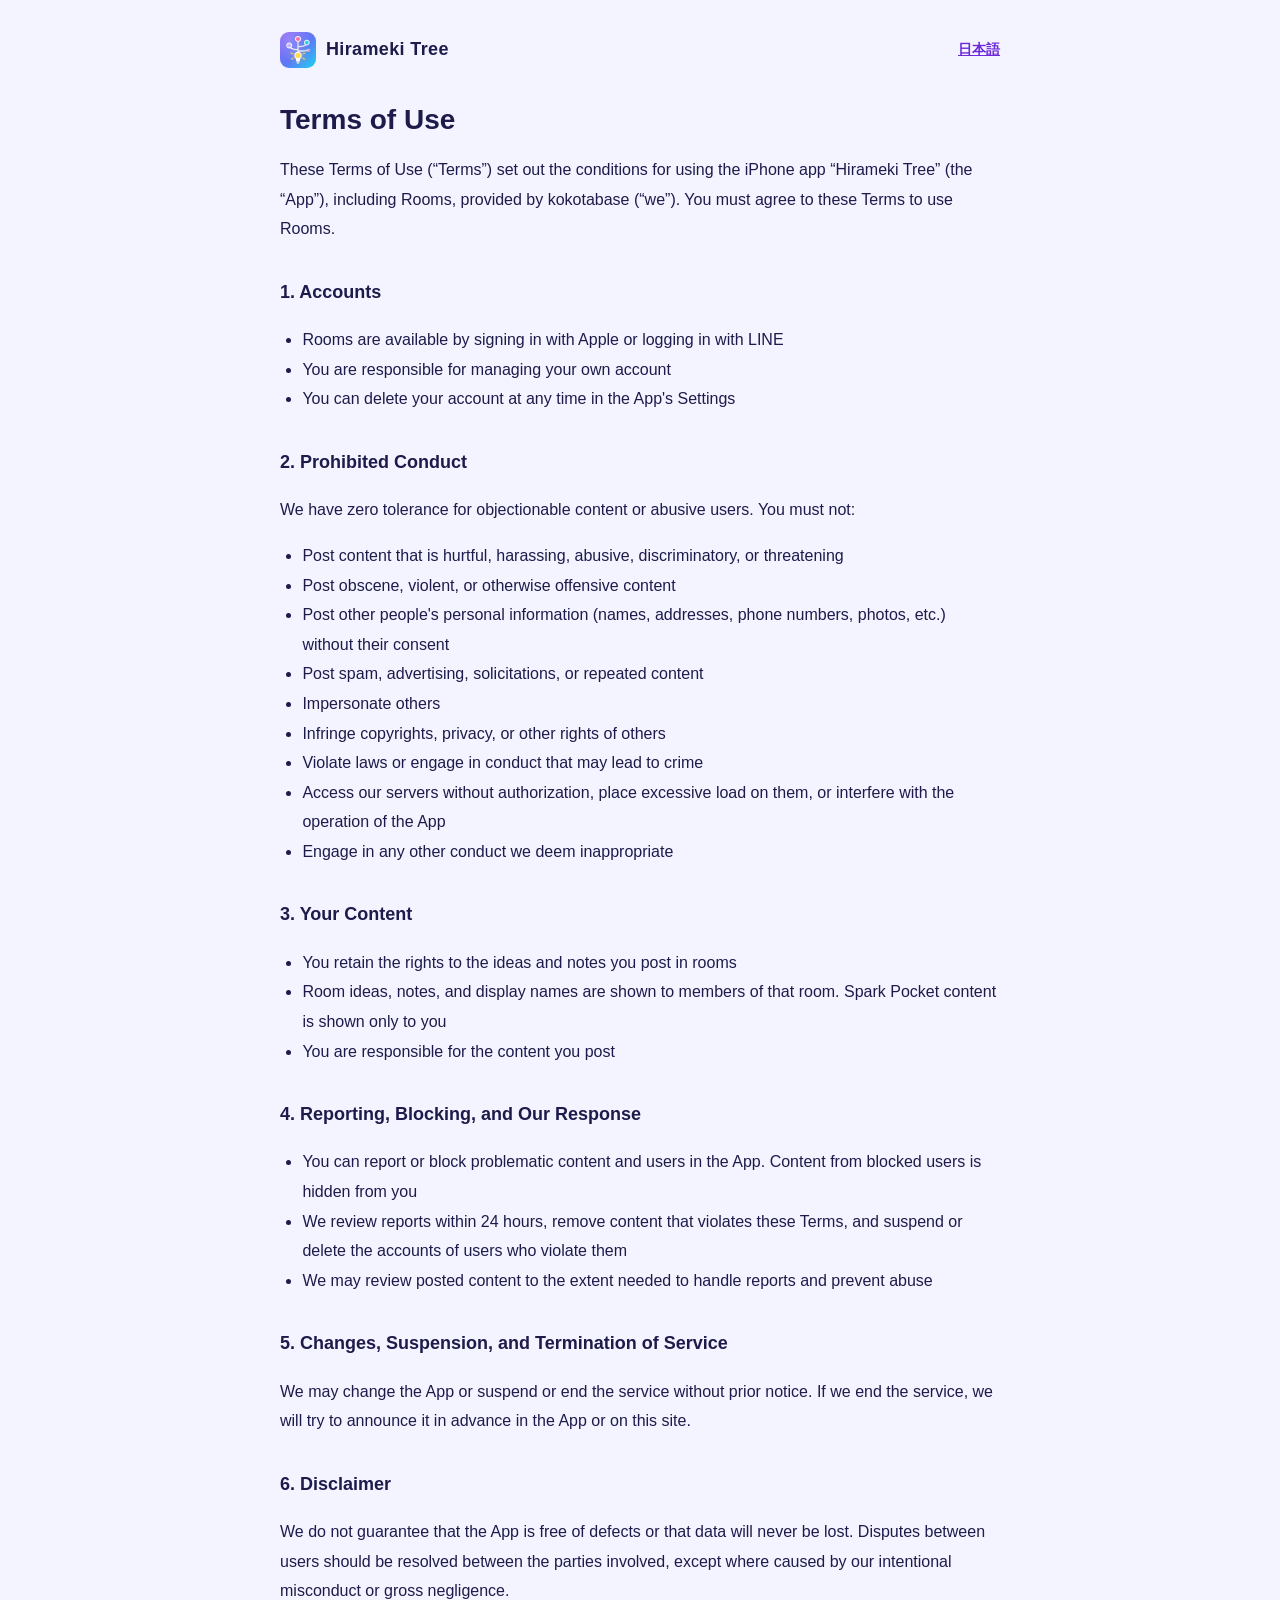
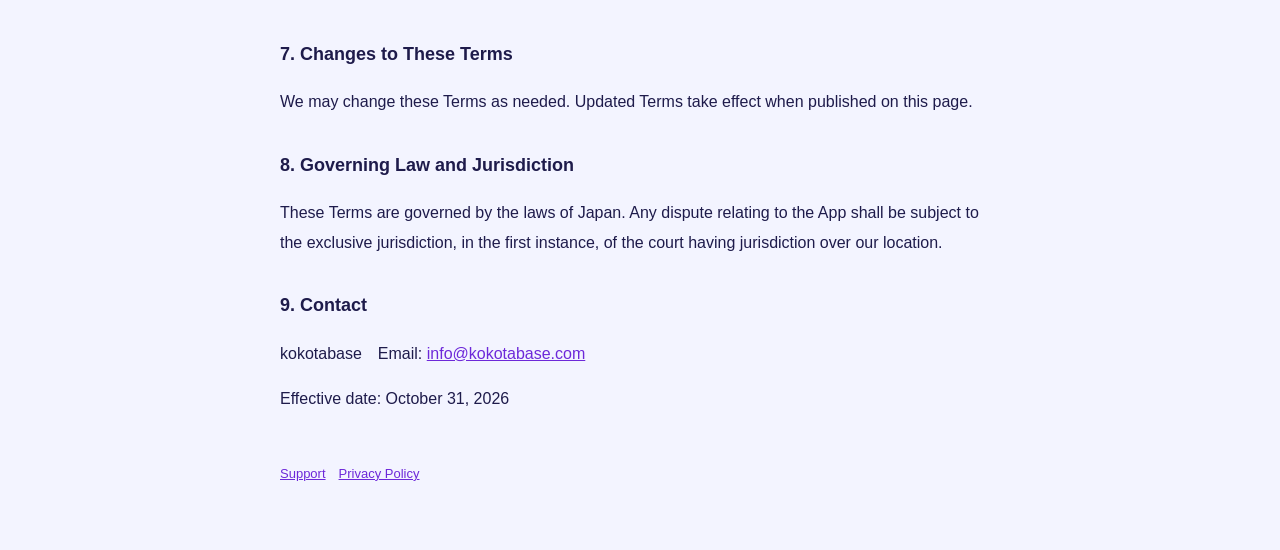
<file: en/terms/index.html>
<!doctype html>
<html lang="en"><head><meta charset="utf-8"><meta name="viewport" content="width=device-width,initial-scale=1">
<title>Terms of Use | Hirameki Tree</title>
<link rel="icon" href="../../icon.png">
<link rel="alternate" hreflang="ja" href="https://kokotabase.github.io/hirameki-tree-support/terms/">
<link rel="stylesheet" href="../../style.css">
</head><body>
<header><img src="../../icon.png" alt=""><a class="brand" href="../">Hirameki Tree</a><a class="lang" href="../../terms/" hreflang="ja" lang="ja">日本語</a></header>
<h1>Terms of Use</h1>
<p>These Terms of Use (“Terms”) set out the conditions for using the iPhone app “Hirameki Tree” (the “App”), including Rooms, provided by kokotabase (“we”). You must agree to these Terms to use Rooms.</p>

<h2>1. Accounts</h2>
<ul>
  <li>Rooms are available by signing in with Apple or logging in with LINE</li>
  <li>You are responsible for managing your own account</li>
  <li>You can delete your account at any time in the App's Settings</li>
</ul>

<h2>2. Prohibited Conduct</h2>
<p>We have zero tolerance for objectionable content or abusive users. You must not:</p>
<ul>
  <li>Post content that is hurtful, harassing, abusive, discriminatory, or threatening</li>
  <li>Post obscene, violent, or otherwise offensive content</li>
  <li>Post other people's personal information (names, addresses, phone numbers, photos, etc.) without their consent</li>
  <li>Post spam, advertising, solicitations, or repeated content</li>
  <li>Impersonate others</li>
  <li>Infringe copyrights, privacy, or other rights of others</li>
  <li>Violate laws or engage in conduct that may lead to crime</li>
  <li>Access our servers without authorization, place excessive load on them, or interfere with the operation of the App</li>
  <li>Engage in any other conduct we deem inappropriate</li>
</ul>

<h2>3. Your Content</h2>
<ul>
  <li>You retain the rights to the ideas and notes you post in rooms</li>
  <li>Room ideas, notes, and display names are shown to members of that room. Spark Pocket content is shown only to you</li>
  <li>You are responsible for the content you post</li>
</ul>

<h2>4. Reporting, Blocking, and Our Response</h2>
<ul>
  <li>You can report or block problematic content and users in the App. Content from blocked users is hidden from you</li>
  <li>We review reports within 24 hours, remove content that violates these Terms, and suspend or delete the accounts of users who violate them</li>
  <li>We may review posted content to the extent needed to handle reports and prevent abuse</li>
</ul>

<h2>5. Changes, Suspension, and Termination of Service</h2>
<p>We may change the App or suspend or end the service without prior notice. If we end the service, we will try to announce it in advance in the App or on this site.</p>

<h2>6. Disclaimer</h2>
<p>We do not guarantee that the App is free of defects or that data will never be lost. Disputes between users should be resolved between the parties involved, except where caused by our intentional misconduct or gross negligence.</p>

<h2>7. Changes to These Terms</h2>
<p>We may change these Terms as needed. Updated Terms take effect when published on this page.</p>

<h2>8. Governing Law and Jurisdiction</h2>
<p>These Terms are governed by the laws of Japan. Any dispute relating to the App shall be subject to the exclusive jurisdiction, in the first instance, of the court having jurisdiction over our location.</p>

<h2>9. Contact</h2>
<p>kokotabase　Email: <a href="mailto:info@kokotabase.com">info@kokotabase.com</a></p>

<p>Effective date: October 31, 2026</p>
<footer><a href="../support/">Support</a>　<a href="../privacy/">Privacy Policy</a></footer>
</body></html>
</file>
<file: style.css>
body{font-family:-apple-system,BlinkMacSystemFont,"Hiragino Sans","Hiragino Kaku Gothic ProN",sans-serif;max-width:720px;margin:0 auto;padding:24px 20px 64px;line-height:1.85;color:#1e1b4b;background:#f3f4ff;-webkit-text-size-adjust:100%}
header{padding:8px 0 24px;display:flex;align-items:center;gap:10px}
header img{width:36px;height:36px;border-radius:9px}
.lang{margin-left:auto;font-size:14px;font-weight:600}
.brand{font-weight:800;font-size:18px;letter-spacing:.02em;color:#1e1b4b;text-decoration:none}
h1{font-size:28px;line-height:1.4;margin:8px 0 16px}
h2{font-size:18px;margin-top:32px}
a{color:#6d28d9}
ul{padding-left:1.4em}
.links li{margin:6px 0}
.note{background:#fff;border-radius:16px;padding:14px 18px}
footer{margin-top:48px;font-size:13px;color:#5f5c8a}
dt{font-weight:700;margin-top:18px}
dd{margin:4px 0 0}
</file>
